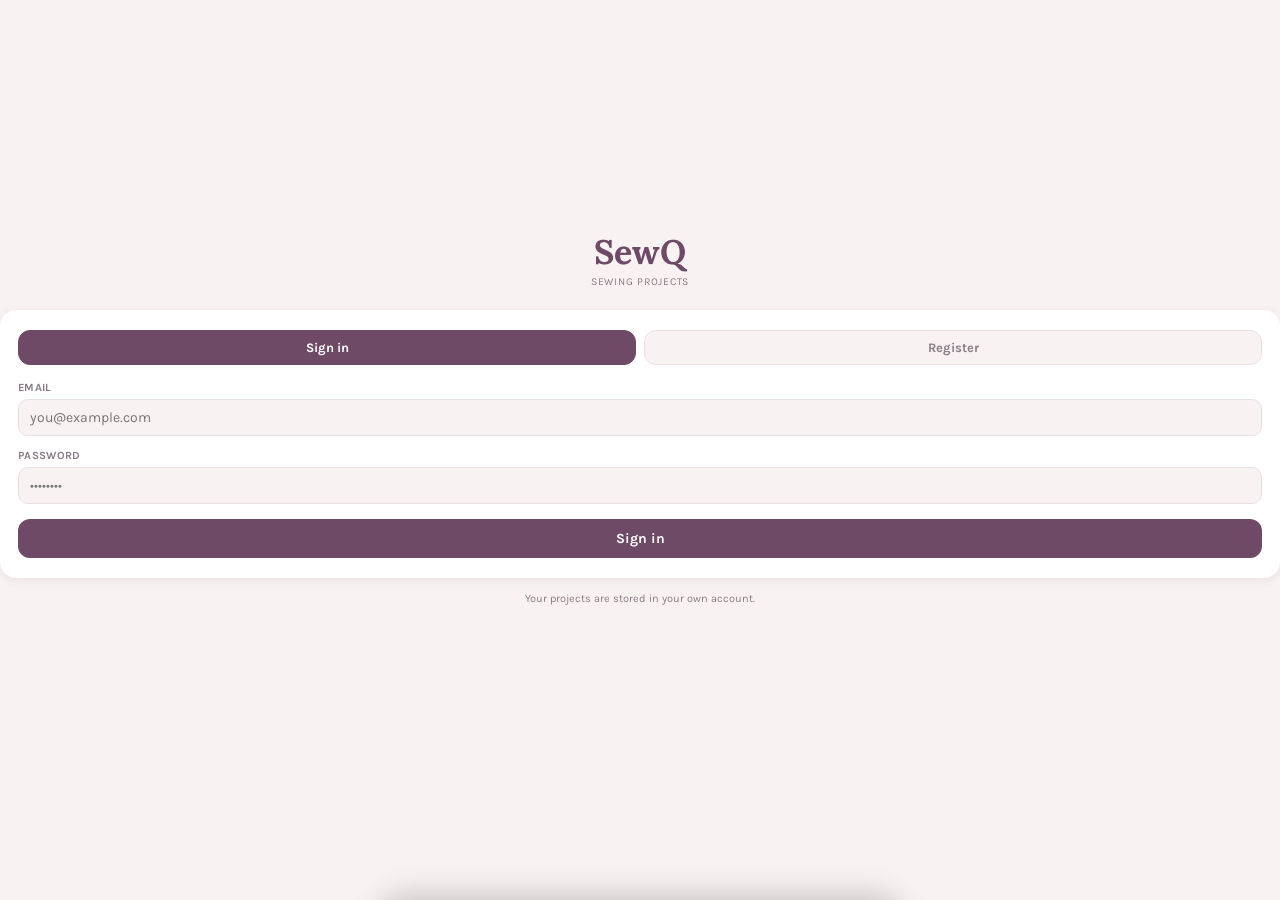
<file: index.html>
<!DOCTYPE html>
<html lang="en">
<head>
<meta charset="utf-8">
<meta name="viewport" content="width=device-width, initial-scale=1, viewport-fit=cover">
<title>SewQ</title>
<link rel="icon" href="data:image/svg+xml,<svg xmlns=%22http://www.w3.org/2000/svg%22 viewBox=%220 0 100 100%22><text y=%22.9em%22 font-size=%2290%22>🧵</text></svg>">
<!-- Fonts load from Google Fonts when online; the app falls back to system serif/sans otherwise. -->
<link rel="preconnect" href="https://fonts.googleapis.com">
<link rel="preconnect" href="https://fonts.gstatic.com" crossorigin>
<link href="https://fonts.googleapis.com/css2?family=Bitter:wght@400;700&family=Karla:wght@400;500;600;700;800&family=Lora:wght@400;600;700&family=Nunito+Sans:wght@400;600;700;800&family=Source+Serif+4:wght@400;600;700&family=Work+Sans:wght@400;500;600;700&display=swap" rel="stylesheet">
<style>
/* ============================================================
   SewQ — ported from the Claude Design handoff (SewQ.dc.html).
   Single-file web edition; same styling as the MAUI app.
   ============================================================ */

* { box-sizing: border-box; }
html, body { margin: 0; padding: 0; }
html { height: 100%; }
body { min-height: 100vh; background: #EDEAE4; font-family: 'Karla', sans-serif; }
button { font: inherit; color: inherit; background: none; border: none; padding: 0; cursor: pointer; }
input, select, textarea { font: inherit; color: inherit; }
a { color: inherit; text-decoration: none; }

#app { min-height: 100vh; }
.app-loading { min-height: 100vh; display: flex; align-items: center; justify-content: center; font: 700 24px 'Lora', serif; color: #6E4A66; background: #F8F3F2; }

.app-root { min-height: 100vh; background: var(--bg); font-family: var(--font-sans); color: var(--ink); }
.screen { max-width: 520px; margin: 0 auto; padding: 20px 16px 120px; }
.screen-loading { text-align: center; padding: 60px 0; color: var(--ink-muted); font-size: 13px; }

/* ---------- header / list screen ---------- */
.app-header { display: flex; justify-content: space-between; align-items: flex-end; margin-bottom: 16px; }
.app-logo { font-family: var(--font-serif); font-size: 23px; font-weight: 700; color: var(--primary); line-height: 1; }
.app-sub { font-size: 10.5px; color: var(--ink-muted); text-transform: uppercase; letter-spacing: .07em; margin-top: 3px; }
.btn-new { width: 100%; background: var(--primary); color: var(--primary-ink); border: none; border-radius: 12px; padding: 11px; font-weight: 700; font-size: 14px; cursor: pointer; margin-bottom: 16px; transition: filter .15s ease; }
.btn-new:hover { filter: brightness(1.08); }
.icon-btn { width: 34px; height: 34px; border-radius: 50%; background: none; border: 1px solid var(--border); display: flex; align-items: center; justify-content: center; cursor: pointer; color: var(--ink-muted); font-size: 15px; flex: 0 0 auto; transition: transform .15s ease; }
.icon-btn:hover { background: var(--surface); color: var(--ink); border-color: var(--primary); transform: scale(1.08); }

.filter-row { display: flex; gap: 8px; overflow-x: auto; margin-bottom: 16px; padding-bottom: 2px; scrollbar-width: none; }
.filter-row::-webkit-scrollbar { display: none; }
.filter-chip { appearance: none; -webkit-appearance: none; flex: 0 0 auto; font-size: 11.5px; font-weight: 700; padding: 6px 12px; border-radius: 20px; border: 1px solid var(--border); background: var(--surface); color: var(--ink-muted); cursor: pointer; white-space: nowrap; }
.filter-chip:hover { border-color: var(--primary); }
.filter-chip.active { background: var(--primary); color: var(--primary-ink); border-color: var(--primary); }
.filter-chip .count { opacity: .7; font-weight: 600; }

.project-list { display: flex; flex-direction: column; gap: 12px; }
.project-card { background: var(--surface); border-radius: var(--radius-card); padding: 14px 16px; box-shadow: var(--shadow-card); border: var(--card-border); cursor: pointer; transition: transform .15s ease, box-shadow .15s ease; }
.project-card:hover { transform: translateY(-2px); box-shadow: var(--shadow-card-hover); }
.project-card-top { display: flex; justify-content: space-between; align-items: flex-start; gap: 8px; margin-bottom: 9px; }
.project-name { font-weight: 700; font-size: 15.5px; color: var(--ink); }
.status-badge { display: inline-block; font-size: 9.5px; font-weight: 700; text-transform: uppercase; letter-spacing: .04em; padding: 4px 9px; border-radius: 20px; white-space: nowrap; }
.status-badge-btn { border: none; appearance: none; -webkit-appearance: none; cursor: pointer; display: inline-flex; align-items: center; gap: 3px; transition: filter .15s ease; }
.status-badge-btn:hover { filter: brightness(.94); }
.status-progress { background: var(--st-prog-bg); color: var(--st-prog-ink); }
.status-finished { background: var(--st-fin-bg); color: var(--st-fin-ink); }
.status-new { background: var(--st-new-bg); color: var(--st-new-ink); }
.status-abandoned { background: var(--st-abn-bg); color: var(--st-abn-ink); }

.cost-lines { display: flex; flex-direction: column; gap: 2px; font-size: 12.5px; color: var(--ink-muted); margin-bottom: 9px; }
.cost-line { display: flex; justify-content: space-between; }
.project-card-bottom { display: flex; justify-content: space-between; align-items: baseline; padding-top: 9px; border-top: 1px solid var(--border); }
.total-amt { font-weight: 700; font-size: 15px; color: var(--ink); font-variant-numeric: tabular-nums; }
.edited-label { font-size: 10px; color: var(--ink-muted); }

/* ---------- details screen ---------- */
.details-header { display: flex; align-items: center; gap: 10px; margin-bottom: 4px; }
.back-btn { width: 30px; height: 30px; border-radius: 50%; background: var(--surface); border: 1px solid var(--border); font-size: 15px; display: flex; align-items: center; justify-content: center; cursor: pointer; color: var(--ink); flex: 0 0 auto; }
.back-btn:hover { background: var(--border); }
.details-title { font-family: var(--font-serif); font-size: 20px; font-weight: 700; color: var(--ink); flex: 1; line-height: 1.2; }
.details-status-row { margin: 6px 0 16px 40px; }
.summary-card { background: var(--primary); color: var(--primary-ink); border-radius: var(--radius-card); padding: 16px; margin-bottom: 18px; }
.summary-total { font-family: var(--font-serif); font-size: 25px; font-weight: 700; font-variant-numeric: tabular-nums; }
.summary-label { font-size: 10.5px; text-transform: uppercase; letter-spacing: .06em; opacity: .8; margin-bottom: 2px; }
.summary-sub { display: flex; justify-content: space-between; font-size: 11.5px; opacity: .88; margin-top: 10px; padding-top: 10px; border-top: 1px solid rgba(255,255,255,.28); }
.quickadd-grid { display: grid; grid-template-columns: 1fr 1fr; gap: 8px; margin-bottom: 22px; }
.quickadd-btn { background: none; border: 1.5px solid var(--accent); color: var(--accent); border-radius: 12px; padding: 10px 6px; font-size: 12px; font-weight: 700; cursor: pointer; }
.quickadd-btn:hover { background: var(--accent); color: #fff; }

.section { margin-bottom: 22px; }
.section-head { display: flex; justify-content: space-between; align-items: baseline; margin-bottom: 11px; padding-bottom: 8px; border-bottom: var(--section-divider); }
.section-title { color: var(--ink); }
.theme-a .section-title { text-transform: uppercase; letter-spacing: .05em; font-size: 12.5px; font-weight: 700; }
.theme-b .section-title { font-size: 14.5px; font-weight: 700; }
.theme-c .section-title { text-transform: uppercase; letter-spacing: .09em; font-size: 11px; font-weight: 600; color: var(--ink-muted); }
.section-total { font-size: 13px; font-weight: 700; color: var(--ink); font-variant-numeric: tabular-nums; }
.item-list { display: flex; flex-direction: column; gap: 8px; margin-bottom: 10px; }
.item-card { background: var(--surface); border-radius: var(--radius-item); padding: 10px 12px; border: var(--card-border); box-shadow: var(--shadow-item); }
.item-top { display: flex; justify-content: space-between; gap: 8px; font-size: 13.5px; font-weight: 700; color: var(--ink); }
.item-meta { font-size: 11.5px; color: var(--ink-muted); margin-top: 3px; }
.machine-notes { white-space: pre-line; font-size: 12px; color: var(--ink); margin-top: 7px; line-height: 1.55; }
.item-actions { display: flex; gap: 14px; margin-top: 7px; }
.item-action-btn { font-size: 11px; font-weight: 700; color: var(--ink-muted); background: none; border: none; padding: 0; cursor: pointer; text-transform: uppercase; letter-spacing: .03em; }
.item-action-btn:hover { color: var(--ink); }
.item-action-btn.danger:hover { color: var(--danger); }
.empty-note { font-size: 12px; color: var(--ink-muted); font-style: italic; margin-bottom: 10px; }
.add-link-btn { font-size: 12.5px; font-weight: 700; color: var(--primary); background: none; border: 1.5px dashed var(--primary); border-radius: 12px; padding: 8px 12px; cursor: pointer; width: 100%; }
.add-link-btn:hover { background: var(--primary); color: var(--primary-ink); border-style: solid; }

/* ---------- bottom sheet ---------- */
.sheet-backdrop { position: fixed; inset: 0; background: rgba(20,15,15,.45); opacity: 0; pointer-events: none; transition: opacity .25s ease; z-index: 10; }
.sheet-backdrop.show { opacity: 1; pointer-events: auto; }
.sheet { position: fixed; left: 0; right: 0; bottom: 0; margin: 0 auto; max-width: 520px; background: var(--surface); border-radius: 22px 22px 0 0; padding: 18px 18px 20px; transform: translateY(105%); transition: transform .3s cubic-bezier(.32,.72,0,1); z-index: 11; box-shadow: 0 -10px 30px rgba(0,0,0,.2); max-height: 82vh; overflow-y: auto; }
.sheet.show { transform: translateY(0); }
.sheet-header { display: flex; justify-content: space-between; align-items: center; margin-bottom: 14px; }
.sheet-title { font-family: var(--font-serif); font-size: 17px; font-weight: 700; color: var(--ink); }
.sheet-close { background: none; border: none; font-size: 22px; color: var(--ink-muted); cursor: pointer; line-height: 1; padding: 0; }

/* ---------- forms ---------- */
.field { margin-bottom: 13px; }
.field label { display: block; font-size: 11px; font-weight: 700; color: var(--ink-muted); margin-bottom: 5px; text-transform: uppercase; letter-spacing: .03em; }
.form-control, .form-select { display: block; width: 100%; appearance: none; -webkit-appearance: none; }
.field .form-control, .field .form-select { border: 1px solid var(--border); border-radius: 10px; padding: 9px 11px; font-size: 14px; background: var(--bg); color: var(--ink); width: 100%; }
.field .form-control:focus, .field .form-select:focus { outline: none; border-color: var(--primary); box-shadow: 0 0 0 3px color-mix(in srgb, var(--primary) 18%, transparent); }
.field .form-select { background-image: url("data:image/svg+xml,%3Csvg xmlns='http://www.w3.org/2000/svg' viewBox='0 0 16 16'%3E%3Cpath fill='none' stroke='%238A7C86' stroke-width='2' stroke-linecap='round' stroke-linejoin='round' d='m3 6 5 5 5-5'/%3E%3C/svg%3E"); background-repeat: no-repeat; background-position: right 10px center; background-size: 13px; padding-right: 32px; }
textarea.form-control { resize: none; }
.field-error { color: var(--danger); font-size: 11px; margin-top: -8px; margin-bottom: 12px; }
.field-help { font-size: 11px; color: var(--ink-muted); margin-top: 5px; line-height: 1.4; }
.two-col { display: grid; grid-template-columns: 1fr 1fr; gap: 10px; }
.cost-preview { font-size: 12px; color: var(--ink-muted); margin: -5px 0 13px; }
.status-options { display: flex; flex-wrap: wrap; gap: 8px; }
.status-option { appearance: none; -webkit-appearance: none; padding: 9px 14px; border-radius: 12px; border: 1.5px solid var(--border); background: var(--bg); color: var(--ink); font-weight: 700; font-size: 12.5px; cursor: pointer; }
.status-option:hover { border-color: var(--primary); }
.status-option.selected { border-color: var(--primary); background: var(--primary); color: var(--primary-ink); }
.sheet-actions { display: flex; gap: 10px; margin-top: 14px; }
.btn-cancel { background: none; border: none; color: var(--ink-muted); font-weight: 700; font-size: 14px; padding: 11px 14px; cursor: pointer; }
.btn-cancel:hover { color: var(--ink); }
.btn-save { flex: 1; background: var(--primary); color: var(--primary-ink); border: none; border-radius: 12px; font-weight: 700; font-size: 14px; padding: 11px; cursor: pointer; transition: filter .15s ease; }
.btn-save:hover { filter: brightness(1.08); }
.btn-save:disabled { opacity: .6; cursor: default; }

/* ---------- settings sheet ---------- */
.settings-divider { height: 1px; background: var(--border); margin: 16px 0; }
.export-confirm { font-size: 11.5px; color: var(--accent); font-weight: 700; margin-top: 8px; }
.toggle-row { display: flex; justify-content: space-between; align-items: center; gap: 12px; }
.toggle-switch { appearance: none; -webkit-appearance: none; width: 44px; height: 26px; border-radius: 14px; background: var(--border); position: relative; cursor: pointer; border: none; padding: 0; flex: 0 0 auto; }
.toggle-switch.on { background: var(--primary); }
.toggle-thumb { position: absolute; top: 3px; left: 3px; width: 20px; height: 20px; border-radius: 50%; background: #fff; transition: transform .15s ease; box-shadow: 0 1px 3px rgba(0,0,0,.25); }
.toggle-switch.on .toggle-thumb { transform: translateX(18px); }
.account-row { display: flex; justify-content: space-between; align-items: center; gap: 10px; }
.account-email { font-size: 12.5px; color: var(--ink); font-weight: 700; overflow-wrap: anywhere; }
.signout-btn { font-size: 12px; font-weight: 700; color: var(--danger); border: 1.5px solid var(--danger); border-radius: 10px; padding: 7px 12px; background: none; flex: 0 0 auto; }
.signout-btn:hover { background: var(--danger); color: #fff; }

/* ---------- auth screen ---------- */
.auth-screen { display: flex; flex-direction: column; justify-content: center; min-height: 100vh; padding-bottom: 60px; }
.auth-logo { text-align: center; margin-bottom: 22px; }
.auth-logo .app-logo { font-size: 34px; }
.auth-logo .app-sub { margin-top: 6px; }
.auth-card { background: var(--surface); border-radius: var(--radius-card); border: var(--card-border); box-shadow: var(--shadow-card); padding: 20px 18px; }
.auth-tabs { display: flex; gap: 8px; margin-bottom: 16px; }
.auth-tab { flex: 1; padding: 9px; border-radius: 12px; border: 1.5px solid var(--border); background: var(--bg); color: var(--ink-muted); font-weight: 700; font-size: 13px; cursor: pointer; }
.auth-tab:hover { border-color: var(--primary); }
.auth-tab.active { border-color: var(--primary); background: var(--primary); color: var(--primary-ink); }
.auth-error { color: var(--danger); font-size: 12px; margin: -4px 0 12px; }
.auth-info { color: var(--accent); font-size: 12px; font-weight: 700; margin: -4px 0 12px; line-height: 1.5; }
.auth-submit { width: 100%; margin-top: 2px; }
.auth-foot { text-align: center; font-size: 11px; color: var(--ink-muted); margin-top: 14px; }

/* ---------- toast ---------- */
.toast { position: fixed; left: 50%; bottom: 18px; transform: translateX(-50%) translateY(16px); background: #A5423A; color: #fff; padding: 10px 16px; border-radius: 12px; font-size: 13px; z-index: 50; opacity: 0; pointer-events: none; transition: opacity .25s ease, transform .25s ease; max-width: 90vw; }
.toast.show { opacity: 1; transform: translateX(-50%) translateY(0); }

/* ---------- themes (verbatim from the design) ---------- */
.theme-a { --bg:#F8F3F2; --surface:#FFFFFF; --primary:#6E4A66; --primary-ink:#FFFFFF; --accent:#748A69; --ink:#2E2630; --ink-muted:#8A7C86; --border:#EAE0E3; --radius-card:16px; --radius-item:12px; --shadow-card:0 2px 10px rgba(70,40,60,.09); --shadow-card-hover:0 6px 18px rgba(70,40,60,.15); --shadow-item:none; --card-border:none; --font-serif:'Lora',serif; --font-sans:'Karla',sans-serif; --section-divider:1px solid var(--border); --st-prog-bg:#EFE3EA; --st-prog-ink:#6E4A66; --st-fin-bg:#E6ECE1; --st-fin-ink:#54684A; --st-new-bg:#EFEAE7; --st-new-ink:#8A7C86; --danger:#A5423A; --st-abn-bg:#E4DCE2; --st-abn-ink:#6B5563; }
.theme-a.dark { --bg:#211C22; --surface:#2C2530; --primary:#9C6B92; --primary-ink:#FFFFFF; --accent:#8FA383; --ink:#EDE6EA; --ink-muted:#A79AA3; --border:#3C333D; --shadow-card:0 2px 10px rgba(0,0,0,.35); --shadow-card-hover:0 6px 18px rgba(0,0,0,.45); --st-prog-bg:#3A2E38; --st-prog-ink:#D9AECB; --st-fin-bg:#2E3529; --st-fin-ink:#A9C79A; --st-new-bg:#332C34; --st-new-ink:#A79AA3; --danger:#E08478; --st-abn-bg:#3A303A; --st-abn-ink:#BBA8B5; }
.theme-b { --bg:#F5EFE3; --surface:#FFFCF6; --primary:#B85A31; --primary-ink:#FFFFFF; --accent:#7D8459; --ink:#3A2E22; --ink-muted:#93816B; --border:#E6D9C3; --radius-card:20px; --radius-item:16px; --shadow-card:0 1px 8px rgba(90,55,20,.07); --shadow-card-hover:0 5px 14px rgba(90,55,20,.12); --shadow-item:none; --card-border:1px solid var(--border); --font-serif:'Bitter',serif; --font-sans:'Nunito Sans',sans-serif; --section-divider:2px dashed var(--border); --st-prog-bg:#F3E3D6; --st-prog-ink:#B15A2E; --st-fin-bg:#E7EBDB; --st-fin-ink:#5D6E45; --st-new-bg:#EFE7D8; --st-new-ink:#93816B; --danger:#A5423A; --st-abn-bg:#E2D9C8; --st-abn-ink:#6B5C42; }
.theme-b.dark { --bg:#241C15; --surface:#2E2419; --primary:#E07A46; --primary-ink:#2A1C12; --accent:#A3AD74; --ink:#F1E7D8; --ink-muted:#B4A38C; --border:#40372A; --shadow-card:0 2px 10px rgba(0,0,0,.3); --shadow-card-hover:0 6px 18px rgba(0,0,0,.4); --st-prog-bg:#3E2C1E; --st-prog-ink:#E8A374; --st-fin-bg:#333A22; --st-fin-ink:#B7C48E; --st-new-bg:#362E22; --st-new-ink:#B4A38C; --danger:#E2887A; --st-abn-bg:#372E20; --st-abn-ink:#C2B196; }
.theme-c { --bg:#FAF7F6; --surface:#FFFFFF; --primary:#9C6970; --primary-ink:#FFFFFF; --accent:#9C6970; --ink:#26211F; --ink-muted:#8B7F7C; --border:#E7DEDB; --radius-card:8px; --radius-item:8px; --shadow-card:none; --shadow-card-hover:none; --shadow-item:none; --card-border:1px solid var(--border); --font-serif:'Source Serif 4',serif; --font-sans:'Work Sans',sans-serif; --section-divider:1px solid var(--border); --st-prog-bg:#F1E5E6; --st-prog-ink:#9C6970; --st-fin-bg:#E9EDE6; --st-fin-ink:#5F6E56; --st-new-bg:#EEEAE8; --st-new-ink:#8B7F7C; --danger:#8C3A34; --st-abn-bg:#DED6D3; --st-abn-ink:#6B615D; }
.theme-c.dark { --bg:#1D1A19; --surface:#252120; --primary:#B98890; --primary-ink:#211C1B; --accent:#B98890; --ink:#EDE7E5; --ink-muted:#948C89; --border:#3A3432; --shadow-card:none; --shadow-card-hover:none; --st-prog-bg:#332A2A; --st-prog-ink:#CFA0A6; --st-fin-bg:#2A2F27; --st-fin-ink:#A9BC9E; --st-new-bg:#2E2A28; --st-new-ink:#948C89; --danger:#D97A70; --st-abn-bg:#332C2A; --st-abn-ink:#B3A9A5; }
</style>
</head>
<body>
<div id="app">
  <div class="app-loading">SewQ</div>
</div>

<script>
'use strict';
(function () {

/* ============================ Supabase config ============================ */

const SUPABASE_URL = 'https://irvfpbbsovnyvpbdflhd.supabase.co';
const SUPABASE_KEY = 'sb_publishable_j8RmhmvmHmPIAj77FRCKsg_gAxYoDDR';
const SESSION_KEY = 'sewq.session';
const THEME_CACHE_KEY = 'sewq.theme';

/* ============================ Session / auth ============================= */

let session = null;

function loadSession() {
  try { session = JSON.parse(localStorage.getItem(SESSION_KEY)); }
  catch { session = null; }
}

function saveSession(s) {
  session = s;
  if (s) localStorage.setItem(SESSION_KEY, JSON.stringify(s));
  else localStorage.removeItem(SESSION_KEY);
}

function sessionFromTokenResponse(j) {
  return {
    access_token: j.access_token,
    refresh_token: j.refresh_token,
    expires_at: j.expires_at || Math.floor(Date.now() / 1000) + (j.expires_in || 3600),
    user: { id: j.user && j.user.id, email: j.user && j.user.email },
  };
}

function authErrorMessage(j, fallback) {
  return (j && (j.error_description || j.msg || j.message)) || fallback;
}

async function signIn(email, password) {
  const res = await fetch(SUPABASE_URL + '/auth/v1/token?grant_type=password', {
    method: 'POST',
    headers: { apikey: SUPABASE_KEY, 'Content-Type': 'application/json' },
    body: JSON.stringify({ email, password }),
  });
  const j = await res.json().catch(() => ({}));
  if (!res.ok) throw new Error(authErrorMessage(j, 'Sign in failed.'));
  saveSession(sessionFromTokenResponse(j));
}

/** Returns 'session' when signed straight in, 'confirm' when email confirmation is required. */
async function signUp(email, password) {
  const res = await fetch(SUPABASE_URL + '/auth/v1/signup', {
    method: 'POST',
    headers: { apikey: SUPABASE_KEY, 'Content-Type': 'application/json' },
    body: JSON.stringify({ email, password }),
  });
  const j = await res.json().catch(() => ({}));
  if (!res.ok) throw new Error(authErrorMessage(j, 'Registration failed.'));
  if (j.access_token) { saveSession(sessionFromTokenResponse(j)); return 'session'; }
  const user = j.user || (j.id ? j : null);
  if (user && Array.isArray(user.identities) && user.identities.length === 0)
    throw new Error('An account with this email already exists — try signing in.');
  return 'confirm';
}

async function refreshSession() {
  if (!session || !session.refresh_token) return false;
  try {
    const res = await fetch(SUPABASE_URL + '/auth/v1/token?grant_type=refresh_token', {
      method: 'POST',
      headers: { apikey: SUPABASE_KEY, 'Content-Type': 'application/json' },
      body: JSON.stringify({ refresh_token: session.refresh_token }),
    });
    if (!res.ok) return false;
    const j = await res.json();
    saveSession(sessionFromTokenResponse(j));
    return true;
  } catch { return false; }
}

async function signOut() {
  try {
    if (session) {
      await fetch(SUPABASE_URL + '/auth/v1/logout', {
        method: 'POST',
        headers: { apikey: SUPABASE_KEY, Authorization: 'Bearer ' + session.access_token },
      });
    }
  } catch { /* best effort */ }
  saveSession(null);
  state.settings = null;
  closeSheet();
  renderAuth('signin');
}

async function authedFetch(path, opts, retry) {
  if (retry === undefined) retry = true;
  if (session && session.expires_at * 1000 - Date.now() < 60000) await refreshSession();
  const headers = Object.assign(
    { apikey: SUPABASE_KEY, 'Content-Type': 'application/json' },
    session ? { Authorization: 'Bearer ' + session.access_token } : {},
    (opts && opts.headers) || {});
  const res = await fetch(SUPABASE_URL + path, Object.assign({}, opts, { headers }));
  if (res.status === 401 && retry && session) {
    if (await refreshSession()) return authedFetch(path, opts, false);
    saveSession(null);
    renderAuth('signin');
    throw new Error('Session expired — please sign in again.');
  }
  return res;
}

/* ============================== REST helpers ============================= */

async function rest(method, pathAndQuery, body, prefer) {
  const opts = { method };
  if (body !== undefined) opts.body = JSON.stringify(body);
  if (prefer) opts.headers = { Prefer: prefer };
  const res = await authedFetch('/rest/v1/' + pathAndQuery, opts);
  if (!res.ok) {
    let msg = 'Request failed (' + res.status + ')';
    try { const j = await res.json(); msg = j.message || j.error_description || msg; } catch { /* keep default */ }
    const err = new Error(msg);
    err.status = res.status;
    throw err;
  }
  const text = await res.text();
  return text ? JSON.parse(text) : null;
}

const db = {
  select: (q) => rest('GET', q),
  insert: (table, row) => rest('POST', table, row, 'return=representation'),
  update: (q, patch) => rest('PATCH', q, patch),
  remove: (q) => rest('DELETE', q),
};

/* ============================ Display helpers ============================ */

const STATUSES = ['NotStarted', 'InProgress', 'Finished', 'Abandoned'];
const STATUS_LABEL = { NotStarted: 'Not started', InProgress: 'In progress', Finished: 'Finished', Abandoned: 'Abandoned' };
const STATUS_CSS = { NotStarted: 'status-new', InProgress: 'status-progress', Finished: 'status-finished', Abandoned: 'status-abandoned' };
const THEMES = ['Atelier', 'CraftRoom', 'Studio'];
const THEME_LABEL = { Atelier: 'Atelier', CraftRoom: 'Craft Room', Studio: 'Studio' };
const THEME_CSS = { Atelier: 'theme-a', CraftRoom: 'theme-b', Studio: 'theme-c' };
const CURRENCY_SYMBOL = { EUR: '€', USD: '$', GBP: '£' };
const MONTHS = ['Jan', 'Feb', 'Mar', 'Apr', 'May', 'Jun', 'Jul', 'Aug', 'Sep', 'Oct', 'Nov', 'Dec'];

const esc = (s) => String(s == null ? '' : s).replace(/[&<>"']/g,
  (c) => ({ '&': '&amp;', '<': '&lt;', '>': '&gt;', '"': '&quot;', "'": '&#39;' }[c]));

function currencySymbol() { return CURRENCY_SYMBOL[(state.settings && state.settings.Currency) || 'EUR'] || '€'; }
function money(v) { return currencySymbol() + (Number(v) || 0).toFixed(2); }
function compact(v) { return String(parseFloat((Number(v) || 0).toFixed(2))); }

function parseDec(text) {
  if (text == null || !String(text).trim()) return 0;
  const v = parseFloat(String(text).trim().replace(',', '.'));
  return isNaN(v) ? 0 : v;
}

/** "just now" / "today" / "yesterday" / "3 days ago" / "12 Mar 2026" */
function relative(iso) {
  const d = new Date(iso);
  const now = new Date();
  if (now - d < 60000) return 'just now';
  const startOfDay = (x) => new Date(x.getFullYear(), x.getMonth(), x.getDate());
  const days = Math.round((startOfDay(now) - startOfDay(d)) / 86400000);
  if (days <= 0) return 'today';
  if (days === 1) return 'yesterday';
  if (days < 7) return days + ' days ago';
  return d.getDate() + ' ' + MONTHS[d.getMonth()] + ' ' + d.getFullYear();
}

/* ================================= State ================================= */

const state = {
  settings: null,      // { Id, Theme, DarkMode, DefaultHourlyRate, Currency }
  summaries: [],
  filter: null,        // null = All
  project: null,       // details row incl. children + computed totals
  exported: false,
};

const $ = (sel, root) => (root || document).querySelector(sel);
const appEl = $('#app');

function applyTheme() {
  const theme = (state.settings && state.settings.Theme) || 'Atelier';
  const dark = !!(state.settings && state.settings.DarkMode);
  const root = $('#root');
  if (root) root.className = 'app-root ' + (THEME_CSS[theme] || 'theme-a') + (dark ? ' dark' : '');
  try { localStorage.setItem(THEME_CACHE_KEY, JSON.stringify({ Theme: theme, DarkMode: dark })); } catch { /* ignore */ }
}

function cachedThemeClass() {
  try {
    const t = JSON.parse(localStorage.getItem(THEME_CACHE_KEY));
    if (t) return (THEME_CSS[t.Theme] || 'theme-a') + (t.DarkMode ? ' dark' : '');
  } catch { /* ignore */ }
  return 'theme-a';
}

function shell(innerHtml) {
  appEl.innerHTML =
    '<div id="root" class="app-root ' + cachedThemeClass() + '">' +
      '<div id="screen">' + innerHtml + '</div>' +
      '<div class="sheet-backdrop" id="sheetBackdrop"></div>' +
      '<div class="sheet" id="sheet">' +
        '<div class="sheet-header">' +
          '<span class="sheet-title" id="sheetTitle"></span>' +
          '<button class="sheet-close" id="sheetClose" aria-label="Close">×</button>' +
        '</div>' +
        '<div id="sheetBody"></div>' +
        '<div class="field-error" id="sheetError" style="display:none"></div>' +
        '<div class="sheet-actions">' +
          '<button class="btn-cancel" id="sheetCancel">Cancel</button>' +
          '<button class="btn-save" id="sheetSave">Save</button>' +
        '</div>' +
      '</div>' +
      '<div class="toast" id="toast"></div>' +
    '</div>';
  $('#sheetBackdrop').addEventListener('click', closeSheet);
  $('#sheetClose').addEventListener('click', closeSheet);
  $('#sheetCancel').addEventListener('click', closeSheet);
  $('#sheetSave').addEventListener('click', saveSheet);
  if (state.settings) applyTheme();
}

function setScreen(html) { $('#screen').innerHTML = html; }

let toastTimer = null;
function toast(msg) {
  const t = $('#toast');
  if (!t) { alert(msg); return; }
  t.textContent = msg;
  t.classList.add('show');
  clearTimeout(toastTimer);
  toastTimer = setTimeout(() => t.classList.remove('show'), 4000);
}

/* ============================== Bottom sheet ============================= */

let sheetOnSave = null;

function openSheet(title, bodyHtml, onSave) {
  sheetOnSave = onSave;
  $('#sheetTitle').textContent = title;
  $('#sheetBody').innerHTML = bodyHtml;
  setSheetError(null);
  $('#sheetBackdrop').classList.add('show');
  $('#sheet').classList.add('show');
}

function closeSheet() {
  sheetOnSave = null;
  const bd = $('#sheetBackdrop'), sh = $('#sheet');
  if (bd) bd.classList.remove('show');
  if (sh) sh.classList.remove('show');
}

function setSheetError(msg) {
  const el = $('#sheetError');
  if (!el) return;
  el.style.display = msg ? '' : 'none';
  el.textContent = msg || '';
}

async function saveSheet() {
  if (!sheetOnSave) { closeSheet(); return; }
  const btn = $('#sheetSave');
  btn.disabled = true;
  try {
    const keepOpen = await sheetOnSave();
    if (keepOpen !== true) closeSheet();
  } catch (e) {
    setSheetError(e.message || 'Something went wrong.');
  } finally {
    btn.disabled = false;
  }
}

function requireValue(v) {
  if (!String(v || '').trim()) { setSheetError('This field is required.'); return true; }
  return false;
}

/* ================================ Settings =============================== */

const DEFAULT_SETTINGS = { Theme: 'Atelier', DarkMode: false, DefaultHourlyRate: 8, Currency: 'EUR' };

async function ensureSettings() {
  const rows = await db.select('Settings?select=*&limit=1');
  if (rows && rows.length) return rows[0];
  try {
    const created = await db.insert('Settings', DEFAULT_SETTINGS);
    return created[0];
  } catch (e) {
    // Unique-violation race (e.g. two tabs): the row exists now, refetch.
    const retry = await db.select('Settings?select=*&limit=1');
    if (retry && retry.length) return retry[0];
    throw e;
  }
}

function persistSettings(patch) {
  Object.assign(state.settings, patch);
  return db.update('Settings?Id=eq.' + state.settings.Id, patch);
}

/* ================================ Routing ================================ */

function navigate(hash) { location.hash = hash; }

async function onRoute() {
  if (!session) { renderAuth('signin'); return; }
  const m = location.hash.match(/^#\/project\/([0-9a-fA-F-]{36})/);
  try {
    if (m) await loadProjectScreen(m[1]);
    else await loadHomeScreen();
  } catch (e) {
    toast(e.message || 'Failed to load.');
  }
}

/* =============================== Auth screen ============================= */

function renderAuth(mode) {
  shell('');
  const isRegister = mode === 'register';
  setScreen(
    '<div class="auth-screen">' +
      '<div class="auth-logo"><div class="app-logo">SewQ</div><div class="app-sub">Sewing Projects</div></div>' +
      '<div class="auth-card">' +
        '<div class="auth-tabs">' +
          '<button class="auth-tab ' + (isRegister ? '' : 'active') + '" id="tabSignin">Sign in</button>' +
          '<button class="auth-tab ' + (isRegister ? 'active' : '') + '" id="tabRegister">Register</button>' +
        '</div>' +
        '<div class="field"><label>Email</label>' +
          '<input class="form-control" id="authEmail" type="email" autocomplete="email" placeholder="you@example.com"></div>' +
        '<div class="field"><label>Password</label>' +
          '<input class="form-control" id="authPassword" type="password" autocomplete="' + (isRegister ? 'new-password' : 'current-password') + '" placeholder="••••••••"></div>' +
        (isRegister
          ? '<div class="field"><label>Confirm password</label>' +
            '<input class="form-control" id="authPassword2" type="password" autocomplete="new-password" placeholder="••••••••"></div>'
          : '') +
        '<div class="auth-error" id="authError" style="display:none"></div>' +
        '<div class="auth-info" id="authInfo" style="display:none"></div>' +
        '<button class="btn-save auth-submit" id="authSubmit">' + (isRegister ? 'Create account' : 'Sign in') + '</button>' +
      '</div>' +
      '<div class="auth-foot">Your projects are stored in your own account.</div>' +
    '</div>');

  const showError = (msg) => { const e = $('#authError'); e.style.display = msg ? '' : 'none'; e.textContent = msg || ''; };
  const showInfo = (msg) => { const e = $('#authInfo'); e.style.display = msg ? '' : 'none'; e.textContent = msg || ''; };

  $('#tabSignin').addEventListener('click', () => renderAuth('signin'));
  $('#tabRegister').addEventListener('click', () => renderAuth('register'));

  async function submit() {
    showError(null); showInfo(null);
    const email = $('#authEmail').value.trim();
    const password = $('#authPassword').value;
    if (!email) { showError('Email is required.'); return; }
    if (!password) { showError('Password is required.'); return; }
    if (isRegister) {
      if (password.length < 6) { showError('Password must be at least 6 characters.'); return; }
      if (password !== $('#authPassword2').value) { showError('Passwords do not match.'); return; }
    }
    const btn = $('#authSubmit');
    btn.disabled = true;
    btn.textContent = isRegister ? 'Creating…' : 'Signing in…';
    try {
      if (isRegister) {
        const outcome = await signUp(email, password);
        if (outcome === 'confirm') {
          showInfo('Almost there! Check your email and click the confirmation link, then come back here and sign in. (You can close the tab the link opens.)');
          return;
        }
      } else {
        await signIn(email, password);
      }
      await enterApp();
    } catch (e) {
      showError(e.message || 'Something went wrong.');
    } finally {
      btn.disabled = false;
      btn.textContent = isRegister ? 'Create account' : 'Sign in';
    }
  }

  $('#authSubmit').addEventListener('click', submit);
  $('#screen').querySelectorAll('input').forEach((el) =>
    el.addEventListener('keydown', (ev) => { if (ev.key === 'Enter') submit(); }));
}

/* =============================== Home screen ============================= */

async function loadHomeScreen() {
  shell('<div class="screen"><div class="screen-loading">Loading…</div></div>');
  if (!state.settings) { state.settings = await ensureSettings(); applyTheme(); }
  const rows = await db.select(
    'Projects?select=Id,Name,Status,UpdatedAt,Materials(Cost),LabourEntries(Hours,Rate)&order=UpdatedAt.desc');
  state.summaries = rows.map((p) => {
    const materials = (p.Materials || []).reduce((s, m) => s + (Number(m.Cost) || 0), 0);
    const labour = (p.LabourEntries || []).reduce((s, l) => s + (Number(l.Hours) || 0) * (Number(l.Rate) || 0), 0);
    return { Id: p.Id, Name: p.Name, Status: p.Status, UpdatedAt: p.UpdatedAt,
             MaterialsTotal: materials, LabourTotal: labour, TotalCost: materials + labour };
  });
  renderHome();
}

function renderHome() {
  const filtered = state.filter == null
    ? state.summaries
    : state.summaries.filter((p) => p.Status === state.filter);

  const chips =
    '<button class="filter-chip ' + (state.filter == null ? 'active' : '') + '" data-filter="">All <span class="count">' + state.summaries.length + '</span></button>' +
    STATUSES.map((s) =>
      '<button class="filter-chip ' + (state.filter === s ? 'active' : '') + '" data-filter="' + s + '">' +
      STATUS_LABEL[s] + ' <span class="count">' + state.summaries.filter((p) => p.Status === s).length + '</span></button>').join('');

  const cards = filtered.map((p) =>
    '<div class="project-card" data-id="' + p.Id + '">' +
      '<div class="project-card-top">' +
        '<div class="project-name">' + esc(p.Name) + '</div>' +
        '<div class="status-badge ' + STATUS_CSS[p.Status] + '">' + STATUS_LABEL[p.Status] + '</div>' +
      '</div>' +
      '<div class="cost-lines">' +
        '<div class="cost-line"><span>Materials</span><span>' + money(p.MaterialsTotal) + '</span></div>' +
        '<div class="cost-line"><span>Labour</span><span>' + money(p.LabourTotal) + '</span></div>' +
      '</div>' +
      '<div class="project-card-bottom">' +
        '<div class="total-amt">Total ' + money(p.TotalCost) + '</div>' +
        '<div class="edited-label">Edited ' + relative(p.UpdatedAt) + '</div>' +
      '</div>' +
    '</div>').join('');

  setScreen(
    '<div class="screen">' +
      '<div class="app-header">' +
        '<div><div class="app-logo">SewQ</div><div class="app-sub">Sewing Projects</div></div>' +
        '<button class="icon-btn" id="btnSettings" aria-label="Settings">⚙</button>' +
      '</div>' +
      '<button class="btn-new" id="btnNewProject">+ New Project</button>' +
      '<div class="filter-row">' + chips + '</div>' +
      '<div class="project-list">' +
        (filtered.length ? '' : '<div class="empty-note">No projects match this filter.</div>') +
        cards +
      '</div>' +
    '</div>');

  $('#btnSettings').addEventListener('click', openSettingsSheet);
  $('#btnNewProject').addEventListener('click', openNewProjectSheet);
  $('#screen').querySelectorAll('.filter-chip').forEach((el) =>
    el.addEventListener('click', () => { state.filter = el.dataset.filter || null; renderHome(); }));
  $('#screen').querySelectorAll('.project-card').forEach((el) =>
    el.addEventListener('click', () => navigate('#/project/' + el.dataset.id)));
}

function openNewProjectSheet() {
  openSheet('Add Project',
    '<div class="field"><label>Project name</label>' +
      '<input class="form-control" id="fName" placeholder="e.g. Blue Skirt"></div>' +
    '<div class="field"><label>Status</label>' +
      '<select class="form-select" id="fStatus">' +
        '<option value="NotStarted">Not started</option>' +
        '<option value="InProgress">In progress</option>' +
        '<option value="Finished">Finished</option>' +
      '</select></div>',
    async () => {
      const name = $('#fName').value;
      if (requireValue(name)) return true;
      const created = await db.insert('Projects', { Name: name.trim(), Status: $('#fStatus').value });
      navigate('#/project/' + created[0].Id);
    });
}

function openSettingsSheet() {
  state.exported = false;
  const s = state.settings;
  const themeButtons = THEMES.map((t) =>
    '<button class="status-option ' + (s.Theme === t ? 'selected' : '') + '" data-theme="' + t + '">' + THEME_LABEL[t] + '</button>').join('');

  openSheet('Settings',
    '<div class="field"><label>Theme</label><div class="status-options" id="themeOptions">' + themeButtons + '</div></div>' +
    '<div class="field"><div class="toggle-row">' +
      '<div><label>Dark mode</label><div class="field-help">Switch to a darker, low-light palette</div></div>' +
      '<button class="toggle-switch ' + (s.DarkMode ? 'on' : '') + '" id="darkToggle" aria-label="Toggle dark mode"><span class="toggle-thumb"></span></button>' +
    '</div></div>' +
    '<div class="settings-divider"></div>' +
    '<div class="field"><label>Default hourly rate</label>' +
      '<input class="form-control" id="fRate" type="number" step="0.5" placeholder="8.00" value="' + esc(compact(s.DefaultHourlyRate)) + '">' +
      '<div class="field-help">Used as the starting rate for new Labour entries.</div></div>' +
    '<div class="field"><label>Currency</label>' +
      '<select class="form-select" id="fCurrency">' +
        '<option value="EUR"' + (s.Currency === 'EUR' ? ' selected' : '') + '>Euro (€)</option>' +
        '<option value="USD"' + (s.Currency === 'USD' ? ' selected' : '') + '>US Dollar ($)</option>' +
        '<option value="GBP"' + (s.Currency === 'GBP' ? ' selected' : '') + '>British Pound (£)</option>' +
      '</select></div>' +
    '<div class="settings-divider"></div>' +
    '<div class="field"><label>Backup</label>' +
      '<button class="add-link-btn" id="btnExport">Export project data</button>' +
      '<div class="field-help">Creates a downloadable backup of all your projects.</div>' +
      '<div class="export-confirm" id="exportConfirm" style="display:none">✓ Backup exported</div></div>' +
    '<div class="settings-divider"></div>' +
    '<div class="field"><label>Account</label><div class="account-row">' +
      '<span class="account-email">' + esc((session.user && session.user.email) || '') + '</span>' +
      '<button class="signout-btn" id="btnSignOut">Sign out</button>' +
    '</div></div>',
    async () => {
      await persistSettings({
        DefaultHourlyRate: parseDec($('#fRate').value),
        Currency: $('#fCurrency').value,
      });
      renderHome();
    });

  // Theme + dark mode apply (and persist) instantly, like the app.
  $('#themeOptions').querySelectorAll('.status-option').forEach((el) =>
    el.addEventListener('click', () => {
      persistSettings({ Theme: el.dataset.theme }).catch((e) => toast(e.message));
      applyTheme();
      $('#themeOptions').querySelectorAll('.status-option').forEach((b) =>
        b.classList.toggle('selected', b === el));
    }));
  $('#darkToggle').addEventListener('click', () => {
    persistSettings({ DarkMode: !state.settings.DarkMode }).catch((e) => toast(e.message));
    applyTheme();
    $('#darkToggle').classList.toggle('on', state.settings.DarkMode);
  });
  $('#btnExport').addEventListener('click', () =>
    exportBackup().then(() => { $('#exportConfirm').style.display = ''; })
                  .catch((e) => setSheetError(e.message)));
  $('#btnSignOut').addEventListener('click', signOut);
}

async function exportBackup() {
  const rows = await db.select(
    'Projects?select=*,Measurements(*),Materials(*),LabourEntries(*),MachineSettings(*)' +
    '&order=CreatedAt.asc&Measurements.order=CreatedAt.asc&Materials.order=CreatedAt.asc' +
    '&LabourEntries.order=CreatedAt.asc&MachineSettings.order=CreatedAt.asc');
  const s = state.settings;
  const payload = {
    app: 'SewQ',
    version: 1,
    exportedAt: new Date().toISOString(),
    settings: { theme: s.Theme, darkMode: s.DarkMode, defaultHourlyRate: Number(s.DefaultHourlyRate), currency: s.Currency },
    projects: rows.map((p) => ({
      id: p.Id, name: p.Name, status: p.Status, createdAt: p.CreatedAt, updatedAt: p.UpdatedAt,
      measurements: p.Measurements.map((m) => ({ id: m.Id, name: m.Name, value: m.Value, unit: m.Unit, notes: m.Notes })),
      materials: p.Materials.map((m) => ({ id: m.Id, name: m.Name, cost: Number(m.Cost), notes: m.Notes })),
      labour: p.LabourEntries.map((l) => ({ id: l.Id, task: l.Task, hours: Number(l.Hours), rate: Number(l.Rate), cost: Number(l.Hours) * Number(l.Rate), notes: l.Notes })),
      machineSettings: p.MachineSettings.map((m) => ({ id: m.Id, title: m.Title, fabric: m.Fabric, notes: m.Notes })),
    })),
  };
  const now = new Date();
  const pad = (n) => String(n).padStart(2, '0');
  const fileName = 'sewq-backup-' + now.getFullYear() + '-' + pad(now.getMonth() + 1) + '-' + pad(now.getDate()) +
                   '-' + pad(now.getHours()) + pad(now.getMinutes()) + '.json';
  const blob = new Blob([JSON.stringify(payload, null, 2)], { type: 'application/json' });
  const a = document.createElement('a');
  a.href = URL.createObjectURL(blob);
  a.download = fileName;
  a.click();
  URL.revokeObjectURL(a.href);
}

/* ============================ Project details ============================ */

async function loadProjectScreen(id) {
  shell('<div class="screen"><div class="screen-loading">Loading…</div></div>');
  if (!state.settings) { state.settings = await ensureSettings(); applyTheme(); }
  const rows = await db.select(
    'Projects?select=*,Measurements(*),Materials(*),LabourEntries(*),MachineSettings(*)' +
    '&Id=eq.' + id +
    '&Measurements.order=CreatedAt.asc&Materials.order=CreatedAt.asc' +
    '&LabourEntries.order=CreatedAt.asc&MachineSettings.order=CreatedAt.asc');
  if (!rows.length) {
    state.project = null;
    setScreen(
      '<div class="screen"><div class="details-header">' +
        '<button class="back-btn" id="btnBack" aria-label="Back">←</button>' +
        '<div class="details-title">Project not found</div>' +
      '</div></div>');
    $('#btnBack').addEventListener('click', () => navigate('#/'));
    return;
  }
  const p = rows[0];
  p.MaterialsTotal = p.Materials.reduce((s, m) => s + (Number(m.Cost) || 0), 0);
  p.LabourTotal = p.LabourEntries.reduce((s, l) => s + (Number(l.Hours) || 0) * (Number(l.Rate) || 0), 0);
  p.TotalCost = p.MaterialsTotal + p.LabourTotal;
  state.project = p;
  renderProject();
}

function itemCard(id, leftHtml, rightHtml, extraHtml) {
  return '<div class="item-card">' +
    '<div class="item-top"><span>' + leftHtml + '</span><span>' + rightHtml + '</span></div>' +
    (extraHtml || '') +
    '<div class="item-actions">' +
      '<button class="item-action-btn" data-edit="' + id + '">Edit</button>' +
      '<button class="item-action-btn danger" data-delete="' + id + '">Delete</button>' +
    '</div></div>';
}

function renderProject() {
  const p = state.project;

  const measurements = p.Measurements.map((m) =>
    itemCard(m.Id, esc(m.Name), esc(m.Value) + ' ' + esc(m.Unit),
      m.Notes ? '<div class="item-meta">' + esc(m.Notes) + '</div>' : '')).join('');

  const materials = p.Materials.map((m) =>
    itemCard(m.Id, esc(m.Name), money(m.Cost),
      m.Notes ? '<div class="item-meta">' + esc(m.Notes) + '</div>' : '')).join('');

  const labour = p.LabourEntries.map((l) =>
    itemCard(l.Id, esc(l.Task), money(Number(l.Hours) * Number(l.Rate)),
      '<div class="item-meta">' + compact(l.Hours) + 'h × ' + money(l.Rate) + '/h</div>' +
      (l.Notes ? '<div class="item-meta">' + esc(l.Notes) + '</div>' : ''))).join('');

  const machines = p.MachineSettings.map((m) =>
    itemCard(m.Id, esc(m.Title), esc(m.Fabric),
      m.Notes ? '<div class="machine-notes">' + esc(m.Notes) + '</div>' : '')).join('');

  setScreen(
    '<div class="screen">' +
      '<div class="details-header">' +
        '<button class="back-btn" id="btnBack" aria-label="Back">←</button>' +
        '<div class="details-title">' + esc(p.Name) + '</div>' +
      '</div>' +
      '<div class="details-status-row">' +
        '<button class="status-badge status-badge-btn ' + STATUS_CSS[p.Status] + '" id="btnStatus">' +
          STATUS_LABEL[p.Status] + ' ▾</button>' +
      '</div>' +
      '<div class="summary-card">' +
        '<div class="summary-label">Total cost</div>' +
        '<div class="summary-total">' + money(p.TotalCost) + '</div>' +
        '<div class="summary-sub">' +
          '<span>Materials ' + money(p.MaterialsTotal) + '</span>' +
          '<span>Labour ' + money(p.LabourTotal) + '</span>' +
        '</div>' +
      '</div>' +
      '<div class="quickadd-grid">' +
        '<button class="quickadd-btn" data-add="material">+ Material</button>' +
        '<button class="quickadd-btn" data-add="labour">+ Labour</button>' +
        '<button class="quickadd-btn" data-add="measurement">+ Measurement</button>' +
        '<button class="quickadd-btn" data-add="machine">+ Machine</button>' +
      '</div>' +
      '<div class="section" data-section="measurement">' +
        '<div class="section-head"><span class="section-title">Measurements</span></div>' +
        (p.Measurements.length ? '' : '<div class="empty-note">No measurements yet.</div>') +
        '<div class="item-list">' + measurements + '</div>' +
        '<button class="add-link-btn" data-add="measurement">+ Add measurement</button>' +
      '</div>' +
      '<div class="section" data-section="material">' +
        '<div class="section-head"><span class="section-title">Materials</span>' +
          '<span class="section-total">' + money(p.MaterialsTotal) + '</span></div>' +
        (p.Materials.length ? '' : '<div class="empty-note">No materials yet.</div>') +
        '<div class="item-list">' + materials + '</div>' +
        '<button class="add-link-btn" data-add="material">+ Add material</button>' +
      '</div>' +
      '<div class="section" data-section="labour">' +
        '<div class="section-head"><span class="section-title">Labour</span>' +
          '<span class="section-total">' + money(p.LabourTotal) + '</span></div>' +
        (p.LabourEntries.length ? '' : '<div class="empty-note">No labour logged yet.</div>') +
        '<div class="item-list">' + labour + '</div>' +
        '<button class="add-link-btn" data-add="labour">+ Add labour</button>' +
      '</div>' +
      '<div class="section" data-section="machine">' +
        '<div class="section-head"><span class="section-title">Machine Settings</span></div>' +
        (p.MachineSettings.length ? '' : '<div class="empty-note">No machine settings yet.</div>') +
        '<div class="item-list">' + machines + '</div>' +
        '<button class="add-link-btn" data-add="machine">+ Add machine setting</button>' +
      '</div>' +
    '</div>');

  $('#btnBack').addEventListener('click', () => navigate('#/'));
  $('#btnStatus').addEventListener('click', openStatusSheet);
  $('#screen').querySelectorAll('[data-add]').forEach((el) =>
    el.addEventListener('click', () => openItemSheet(el.dataset.add, null)));
  $('#screen').querySelectorAll('[data-section]').forEach((sectionEl) => {
    const kind = sectionEl.dataset.section;
    sectionEl.querySelectorAll('[data-edit]').forEach((el) =>
      el.addEventListener('click', () => openItemSheet(kind, el.dataset.edit)));
    sectionEl.querySelectorAll('[data-delete]').forEach((el) =>
      el.addEventListener('click', () => deleteItem(kind, el.dataset.delete)));
  });
}

const KIND_TABLE = { material: 'Materials', labour: 'LabourEntries', measurement: 'Measurements', machine: 'MachineSettings' };

function findItem(kind, id) {
  const p = state.project;
  const list = { material: p.Materials, labour: p.LabourEntries, measurement: p.Measurements, machine: p.MachineSettings }[kind];
  return list.find((x) => x.Id === id) || null;
}

async function touchProject() {
  await db.update('Projects?Id=eq.' + state.project.Id, { UpdatedAt: new Date().toISOString() });
}

async function reloadProject() { await loadProjectScreen(state.project.Id); }

function openItemSheet(kind, editId) {
  const editing = editId ? findItem(kind, editId) : null;
  const cur = currencySymbol();
  let title = '', body = '', onSave = null;

  if (kind === 'material') {
    title = editing ? 'Edit Material' : 'Add Material';
    body =
      '<div class="field"><label>Name</label>' +
        '<input class="form-control" id="fName" placeholder="e.g. Linen fabric" value="' + esc(editing ? editing.Name : '') + '"></div>' +
      '<div class="field"><label>Cost (' + cur + ')</label>' +
        '<input class="form-control" id="fCost" type="number" step="0.01" placeholder="0.00" value="' + (editing ? esc(compact(editing.Cost)) : '') + '"></div>' +
      '<div class="field"><label>Notes</label>' +
        '<textarea class="form-control" id="fNotes" rows="2" placeholder="Optional">' + esc(editing ? editing.Notes : '') + '</textarea></div>';
    onSave = async () => {
      const name = $('#fName').value;
      if (requireValue(name)) return true;
      const row = { Name: name.trim(), Cost: parseDec($('#fCost').value), Notes: $('#fNotes').value.trim() };
      if (editing) await db.update('Materials?Id=eq.' + editing.Id, row);
      else await db.insert('Materials', Object.assign({ ProjectId: state.project.Id }, row));
      await touchProject();
      await reloadProject();
    };
  } else if (kind === 'labour') {
    title = editing ? 'Edit Labour' : 'Add Labour';
    const hours = editing ? compact(editing.Hours) : '';
    const rate = editing ? compact(editing.Rate) : compact(state.settings.DefaultHourlyRate);
    body =
      '<div class="field"><label>Task name</label>' +
        '<input class="form-control" id="fTask" placeholder="e.g. Sewing" value="' + esc(editing ? editing.Task : '') + '"></div>' +
      '<div class="two-col">' +
        '<div class="field"><label>Hours</label>' +
          '<input class="form-control" id="fHours" type="number" step="0.25" placeholder="0" value="' + esc(hours) + '"></div>' +
        '<div class="field"><label>Rate (' + cur + '/h)</label>' +
          '<input class="form-control" id="fRate" type="number" step="0.5" placeholder="8.00" value="' + esc(rate) + '"></div>' +
      '</div>' +
      '<div class="cost-preview" id="costPreview"></div>' +
      '<div class="field"><label>Notes</label>' +
        '<textarea class="form-control" id="fNotes" rows="2" placeholder="Optional">' + esc(editing ? editing.Notes : '') + '</textarea></div>';
    onSave = async () => {
      const task = $('#fTask').value;
      if (requireValue(task)) return true;
      const row = { Task: task.trim(), Hours: parseDec($('#fHours').value), Rate: parseDec($('#fRate').value), Notes: $('#fNotes').value.trim() };
      if (editing) await db.update('LabourEntries?Id=eq.' + editing.Id, row);
      else await db.insert('LabourEntries', Object.assign({ ProjectId: state.project.Id }, row));
      await touchProject();
      await reloadProject();
    };
  } else if (kind === 'measurement') {
    title = editing ? 'Edit Measurement' : 'Add Measurement';
    body =
      '<div class="field"><label>Name</label>' +
        '<input class="form-control" id="fName" placeholder="e.g. Waist" value="' + esc(editing ? editing.Name : '') + '"></div>' +
      '<div class="two-col">' +
        '<div class="field"><label>Value</label>' +
          '<input class="form-control" id="fValue" placeholder="72" value="' + esc(editing ? editing.Value : '') + '"></div>' +
        '<div class="field"><label>Unit</label>' +
          '<input class="form-control" id="fUnit" placeholder="cm" value="' + esc(editing ? editing.Unit : 'cm') + '"></div>' +
      '</div>' +
      '<div class="field"><label>Notes</label>' +
        '<textarea class="form-control" id="fNotes" rows="2" placeholder="Optional">' + esc(editing ? editing.Notes : '') + '</textarea></div>';
    onSave = async () => {
      const name = $('#fName').value;
      if (requireValue(name)) return true;
      const unit = $('#fUnit').value;
      const row = { Name: name.trim(), Value: $('#fValue').value.trim(),
                    Unit: unit.trim() ? unit.trim() : 'cm', Notes: $('#fNotes').value.trim() };
      if (editing) await db.update('Measurements?Id=eq.' + editing.Id, row);
      else await db.insert('Measurements', Object.assign({ ProjectId: state.project.Id }, row));
      await touchProject();
      await reloadProject();
    };
  } else {
    title = editing ? 'Edit Machine Setting' : 'Add Machine Setting';
    body =
      '<div class="field"><label>Title</label>' +
        '<input class="form-control" id="fTitle" placeholder="e.g. Thin linen" value="' + esc(editing ? editing.Title : '') + '"></div>' +
      '<div class="field"><label>Fabric type</label>' +
        '<input class="form-control" id="fFabric" placeholder="e.g. Linen" value="' + esc(editing ? editing.Fabric : '') + '"></div>' +
      '<div class="field"><label>Notes</label>' +
        '<textarea class="form-control" id="fNotes" rows="5" placeholder="Straight stitch, length 2.5, tension 4...">' + esc(editing ? editing.Notes : '') + '</textarea></div>';
    onSave = async () => {
      const t = $('#fTitle').value;
      if (requireValue(t)) return true;
      const row = { Title: t.trim(), Fabric: $('#fFabric').value.trim(), Notes: $('#fNotes').value.trim() };
      if (editing) await db.update('MachineSettings?Id=eq.' + editing.Id, row);
      else await db.insert('MachineSettings', Object.assign({ ProjectId: state.project.Id }, row));
      await touchProject();
      await reloadProject();
    };
  }

  openSheet(title, body, onSave);

  if (kind === 'labour') {
    const update = () => {
      $('#costPreview').textContent = 'Cost: ' + money(parseDec($('#fHours').value) * parseDec($('#fRate').value));
    };
    $('#fHours').addEventListener('input', update);
    $('#fRate').addEventListener('input', update);
    update();
  }
}

async function deleteItem(kind, id) {
  try {
    await db.remove(KIND_TABLE[kind] + '?Id=eq.' + id);
    await touchProject();
    await reloadProject();
  } catch (e) {
    toast(e.message || 'Delete failed.');
  }
}

function openStatusSheet() {
  let selected = state.project.Status;
  openSheet('Change Status',
    '<div class="field"><label>Status</label><div class="status-options" id="statusOptions">' +
      STATUSES.map((s) =>
        '<button class="status-option ' + (selected === s ? 'selected' : '') + '" data-status="' + s + '">' + STATUS_LABEL[s] + '</button>').join('') +
    '</div></div>',
    async () => {
      await db.update('Projects?Id=eq.' + state.project.Id,
        { Status: selected, UpdatedAt: new Date().toISOString() });
      await reloadProject();
    });
  $('#statusOptions').querySelectorAll('.status-option').forEach((el) =>
    el.addEventListener('click', () => {
      selected = el.dataset.status;
      $('#statusOptions').querySelectorAll('.status-option').forEach((b) =>
        b.classList.toggle('selected', b === el));
    }));
}

/* ================================ Startup ================================ */

async function enterApp() {
  state.settings = await ensureSettings();
  applyTheme();
  if (!location.hash || location.hash === '#') location.hash = '#/';
  await onRoute();
}

async function start() {
  loadSession();
  if (!session) { renderAuth('signin'); return; }
  const stillValid = session.expires_at * 1000 > Date.now() + 60000 || await refreshSession();
  if (!stillValid) { saveSession(null); renderAuth('signin'); return; }
  try {
    await enterApp();
  } catch (e) {
    renderAuth('signin');
    const el = $('#authError');
    if (el) { el.style.display = ''; el.textContent = e.message || 'Could not load your data — please sign in again.'; }
  }
}

window.addEventListener('hashchange', onRoute);
start();

})();
</script>
</body>
</html>
</file>
